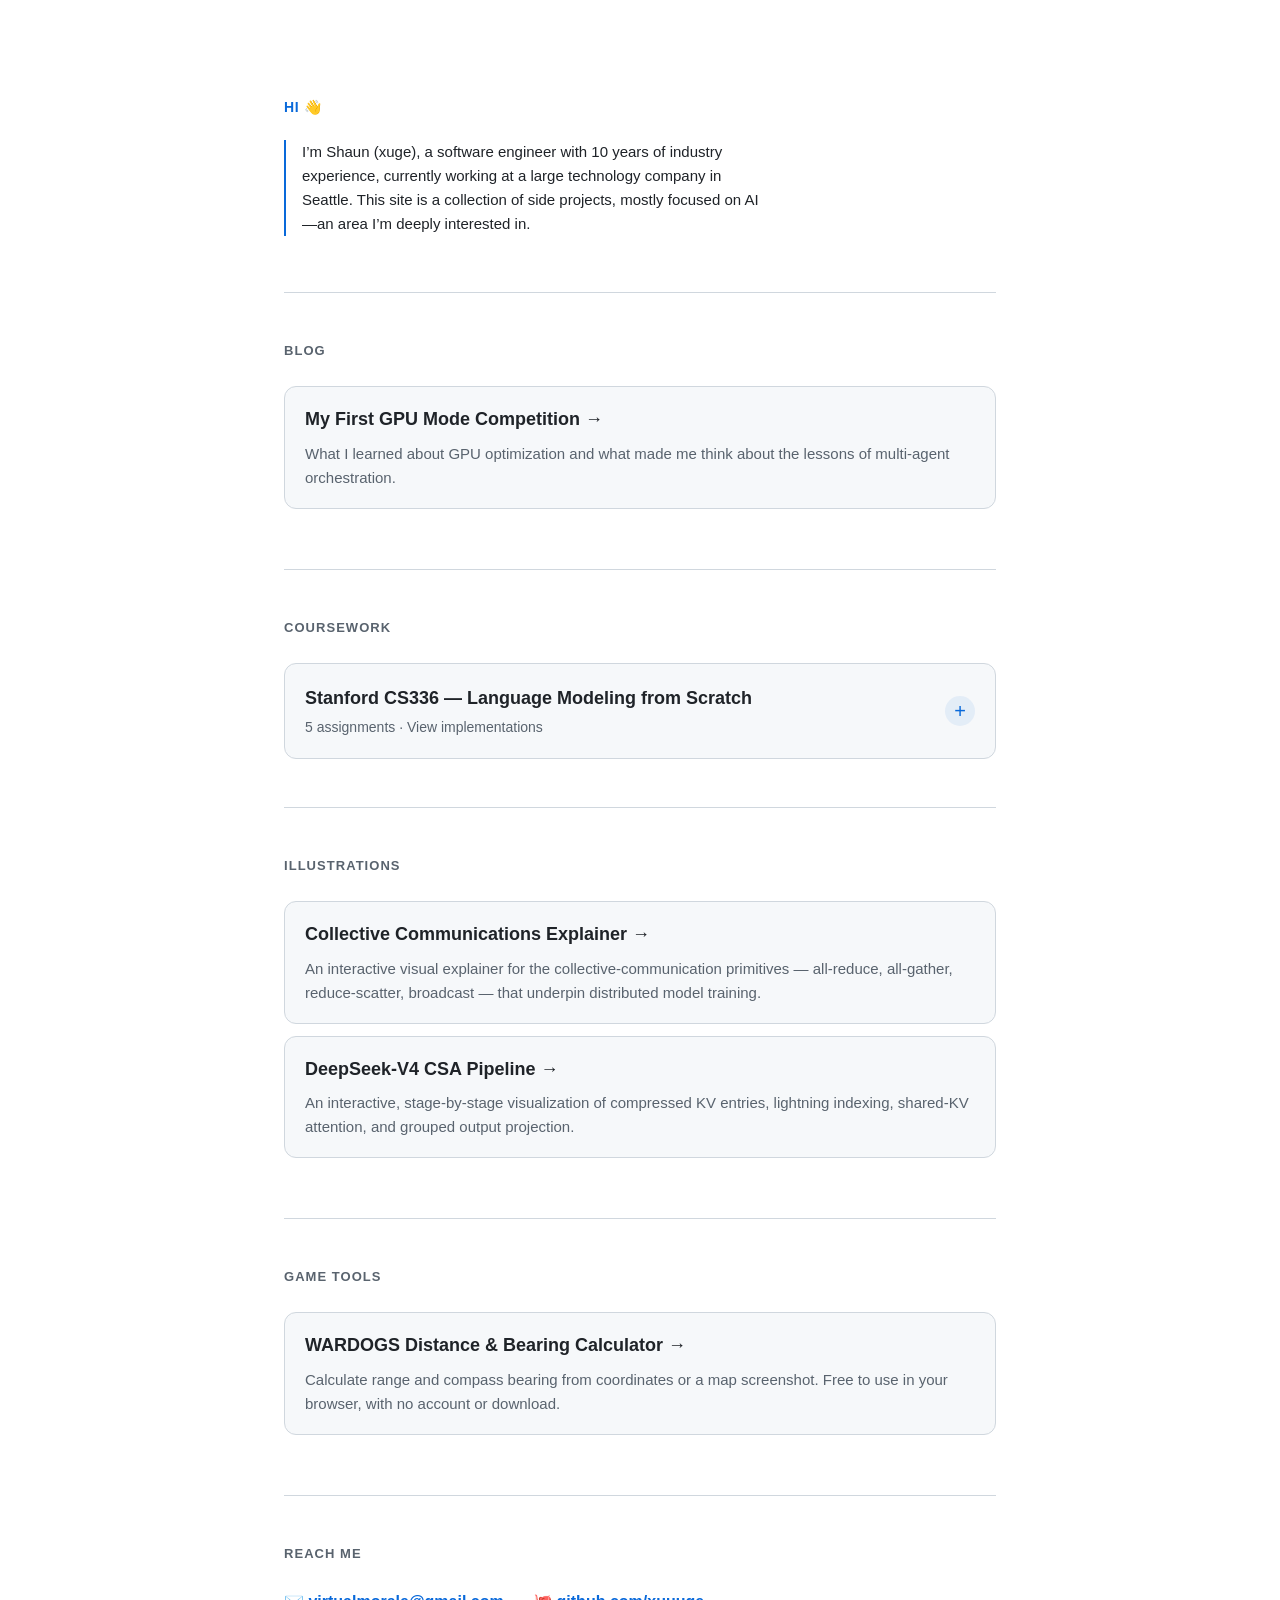
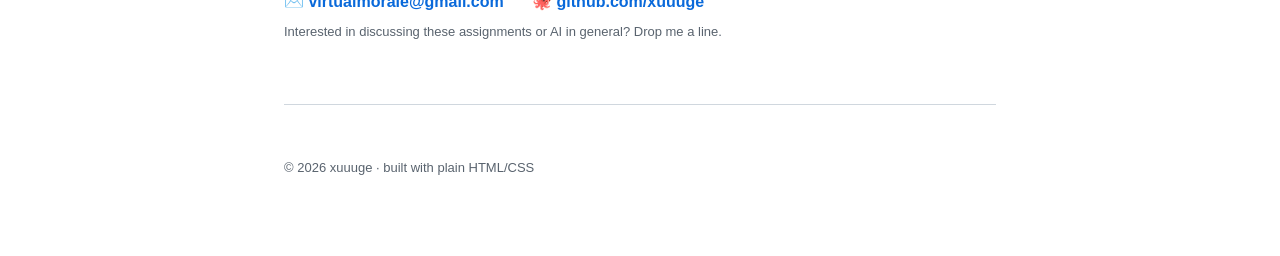
<file: index.html>
<!DOCTYPE html>
<html lang="en">
<head>
<meta charset="UTF-8" />
<meta name="viewport" content="width=device-width, initial-scale=1.0" />
<title>xuuuge</title>
<meta name="description" content="Shaun (xuge)’s personal blog and side projects." />
<style>
  :root {
    --bg: #0d1117;
    --bg-card: #161b22;
    --border: #30363d;
    --text: #e6edf3;
    --muted: #9198a1;
    --accent: #58a6ff;
    --accent-soft: rgba(88,166,255,0.12);
    --tag: #1f6feb;
  }
  @media (prefers-color-scheme: light) {
    :root {
      --bg: #ffffff;
      --bg-card: #f6f8fa;
      --border: #d0d7de;
      --text: #1f2328;
      --muted: #59636e;
      --accent: #0969da;
      --accent-soft: rgba(9,105,218,0.08);
      --tag: #0969da;
    }
  }
  * { box-sizing: border-box; }
  html { scroll-behavior: smooth; }
  body {
    margin: 0;
    background: var(--bg);
    color: var(--text);
    font-family: -apple-system, BlinkMacSystemFont, "Segoe UI", Helvetica, Arial, sans-serif;
    line-height: 1.6;
    -webkit-font-smoothing: antialiased;
  }
  .wrap { max-width: 760px; margin: 0 auto; padding: 0 24px; }

  header {
    padding: 96px 0 56px;
    border-bottom: 1px solid var(--border);
  }
  .hi { font-size: 14px; color: var(--accent); font-weight: 600; letter-spacing: .04em; text-transform: uppercase; margin: 0 0 12px; }
  h1 { font-size: clamp(34px, 6vw, 52px); line-height: 1.1; margin: 0 0 18px; font-weight: 800; letter-spacing: -0.02em; }
  .bio {
    margin: 22px 0 0;
    padding-left: 16px;
    max-width: 58ch;
    color: var(--text);
    font-size: 15px;
    border-left: 2px solid var(--accent);
  }

  section { padding: 48px 0; border-bottom: 1px solid var(--border); }
  h2 { font-size: 13px; text-transform: uppercase; letter-spacing: .08em; color: var(--muted); margin: 0 0 24px; font-weight: 700; }

  .note { color: var(--muted); font-size: 15px; margin: -8px 0 24px; }

  .card {
    display: block;
    text-decoration: none;
    color: inherit;
    background: var(--bg-card);
    border: 1px solid var(--border);
    border-radius: 12px;
    padding: 18px 20px;
    margin-bottom: 12px;
    transition: border-color .15s ease, transform .15s ease;
  }
  .card:hover { border-color: var(--accent); transform: translateY(-2px); }
  .card-top { display: flex; align-items: baseline; gap: 10px; flex-wrap: wrap; }
  .card-title { font-weight: 700; font-size: 17px; }
  .num { color: var(--accent); font-variant-numeric: tabular-nums; font-weight: 800; }
  .topics { color: var(--text); font-size: 14px; margin: 6px 0 0; }
  .status { color: var(--muted); font-size: 13px; margin: 8px 0 0; }
  .status b { color: var(--text); font-weight: 600; }

  .course {
    background: var(--bg-card);
    border: 1px solid var(--border);
    border-radius: 12px;
    overflow: hidden;
    transition: border-color .15s ease;
  }
  .course:hover,
  .course[open] { border-color: var(--accent); }
  .course summary {
    display: flex;
    align-items: center;
    gap: 16px;
    padding: 20px;
    cursor: pointer;
    list-style: none;
    user-select: none;
  }
  .course summary::-webkit-details-marker { display: none; }
  .course-summary { flex: 1; min-width: 0; }
  .course-title { display: block; font-size: 18px; font-weight: 700; }
  .course-meta { display: block; color: var(--muted); font-size: 14px; margin-top: 3px; }
  .course-toggle {
    width: 30px;
    height: 30px;
    display: grid;
    place-items: center;
    flex: 0 0 auto;
    color: var(--accent);
    background: var(--accent-soft);
    border-radius: 50%;
    font-size: 20px;
    line-height: 1;
    transition: transform .2s ease;
  }
  .course[open] .course-toggle { transform: rotate(45deg); }
  .course-content {
    padding: 0 20px 20px;
    border-top: 1px solid var(--border);
  }
  .course .note { margin: 16px 0; }
  .assignment {
    display: grid;
    grid-template-columns: 28px minmax(0, 1fr) auto;
    align-items: center;
    gap: 12px;
    padding: 14px 0;
    color: inherit;
    text-decoration: none;
    border-top: 1px solid var(--border);
  }
  .assignment:hover .assignment-title { color: var(--accent); }
  .assignment-copy { min-width: 0; }
  .assignment-title { font-weight: 700; transition: color .15s ease; }
  .assignment .topics,
  .assignment .status { display: block; }
  .assignment .topics { color: var(--muted); margin-top: 2px; }
  .assignment-arrow { color: var(--accent); font-size: 18px; }

  .project .card-title,
  .blog .card-title { font-size: 18px; }
  .project p,
  .blog p { margin: 8px 0 0; color: var(--muted); font-size: 15px; }

  .contact a {
    display: inline-flex; align-items: center; gap: 8px;
    color: var(--accent); text-decoration: none; font-weight: 600;
    margin-right: 24px;
  }
  .contact a:hover { text-decoration: underline; }

  footer { padding: 40px 0 64px; color: var(--muted); font-size: 13px; }
  .disclaimer { font-size: 13px; color: var(--muted); margin-top: 8px; }

  @media (max-width: 520px) {
    .course summary { padding: 18px; }
    .course-content { padding: 0 18px 18px; }
    .assignment { grid-template-columns: 24px minmax(0, 1fr) auto; gap: 10px; }
  }
</style>
</head>
<body>
  <div class="wrap">

    <header>
      <p class="hi">Hi 👋</p>
      <p class="bio">I’m Shaun (xuge), a software engineer with 10 years of industry experience, currently working at a large technology company in Seattle. This site is a collection of side projects, mostly focused on AI—an area I’m deeply interested in.</p>
    </header>

    <section class="blog">
      <h2>Blog</h2>
      <a class="card" href="./gpu-mode-first-competition.html">
        <div class="card-top"><span class="card-title">My First GPU Mode Competition →</span></div>
        <p>What I learned about GPU optimization and what made me think about the lessons of multi-agent orchestration.</p>
      </a>
    </section>

    <section>
      <h2>Coursework</h2>
      <details class="course">
        <summary>
          <span class="course-summary">
            <span class="course-title">Stanford CS336 — Language Modeling from Scratch</span>
            <span class="course-meta">5 assignments · View implementations</span>
          </span>
          <span class="course-toggle" aria-hidden="true">+</span>
        </summary>

        <div class="course-content">
          <p class="note">My implementations. Each repo opens with a note on authorship; some parts are unfinished due to GPU (B200) constraints. Please don't copy/paste these for coursework — happy to discuss the ideas though.</p>

          <a class="assignment" href="https://github.com/xuuuge/cs336">
            <span class="num">01</span>
            <span class="assignment-copy">
              <span class="assignment-title">Basics</span>
              <span class="topics">BPE tokenizer, Transformer LM, training loop &amp; optimizer from scratch.</span>
              <span class="status"><b>Status:</b> Leaderboard / B200 training not done.</span>
            </span>
            <span class="assignment-arrow" aria-hidden="true">→</span>
          </a>

          <a class="assignment" href="https://github.com/xuuuge/assignment2-systems">
            <span class="num">02</span>
            <span class="assignment-copy">
              <span class="assignment-title">Systems</span>
              <span class="topics">Profiling, Triton / FlashAttention, distributed training, FSDP.</span>
              <span class="status"><b>Status:</b> Memory analysis on small models only; B200 work (FSDP, FlashAttention, etc.) skipped.</span>
            </span>
            <span class="assignment-arrow" aria-hidden="true">→</span>
          </a>

          <a class="assignment" href="https://github.com/xuuuge/assignment3-scaling">
            <span class="num">03</span>
            <span class="assignment-copy">
              <span class="assignment-title">Scaling</span>
              <span class="topics">Scaling laws and compute-optimal model design.</span>
              <span class="status"><b>Status:</b> Plan laid out; scaling law not verified due to B200 constraints.</span>
            </span>
            <span class="assignment-arrow" aria-hidden="true">→</span>
          </a>

          <a class="assignment" href="https://github.com/xuuuge/assignment4-data">
            <span class="num">04</span>
            <span class="assignment-copy">
              <span class="assignment-title">Data</span>
              <span class="topics">Data filtering, quality classification, deduplication.</span>
              <span class="status"><b>Status:</b> Model not trained on B200.</span>
            </span>
            <span class="assignment-arrow" aria-hidden="true">→</span>
          </a>

          <a class="assignment" href="https://github.com/xuuuge/assignment5-alignment">
            <span class="num">05</span>
            <span class="assignment-copy">
              <span class="assignment-title">Alignment</span>
              <span class="topics">SFT, DPO / GRPO, RLHF.</span>
              <span class="status"><b>Status:</b> GRPO, etc. not run on B200.</span>
            </span>
            <span class="assignment-arrow" aria-hidden="true">→</span>
          </a>
        </div>
      </details>
    </section>

    <section class="project">
      <h2>Illustrations</h2>
      <a class="card" href="https://xuuuge.github.io/collective-comms-explainer/">
        <div class="card-top"><span class="card-title">Collective Communications Explainer →</span></div>
        <p>An interactive visual explainer for the collective-communication primitives — all-reduce, all-gather, reduce-scatter, broadcast — that underpin distributed model training.</p>
      </a>
      <a class="card" href="https://xuuuge.github.io/collective-comms-explainer/csa-pipeline.html">
        <div class="card-top"><span class="card-title">DeepSeek-V4 CSA Pipeline →</span></div>
        <p>An interactive, stage-by-stage visualization of compressed KV entries, lightning indexing, shared-KV attention, and grouped output projection.</p>
      </a>
    </section>

    <section class="project">
      <h2>Game tools</h2>
      <a class="card" href="./wardogs/">
        <div class="card-top"><span class="card-title">WARDOGS Distance &amp; Bearing Calculator →</span></div>
        <p>Calculate range and compass bearing from coordinates or a map screenshot. Free to use in your browser, with no account or download.</p>
      </a>
    </section>

    <section class="contact">
      <h2>Reach me</h2>
      <a href="mailto:virtualmorale@gmail.com">✉️ virtualmorale@gmail.com</a>
      <a href="https://github.com/xuuuge">🐙 github.com/xuuuge</a>
      <p class="disclaimer">Interested in discussing these assignments or AI in general? Drop me a line.</p>
    </section>

    <footer>
      <p>© <span id="y"></span> xuuuge · built with plain HTML/CSS</p>
    </footer>

  </div>
  <script>document.getElementById('y').textContent = new Date().getFullYear();</script>
</body>
</html>
</file>
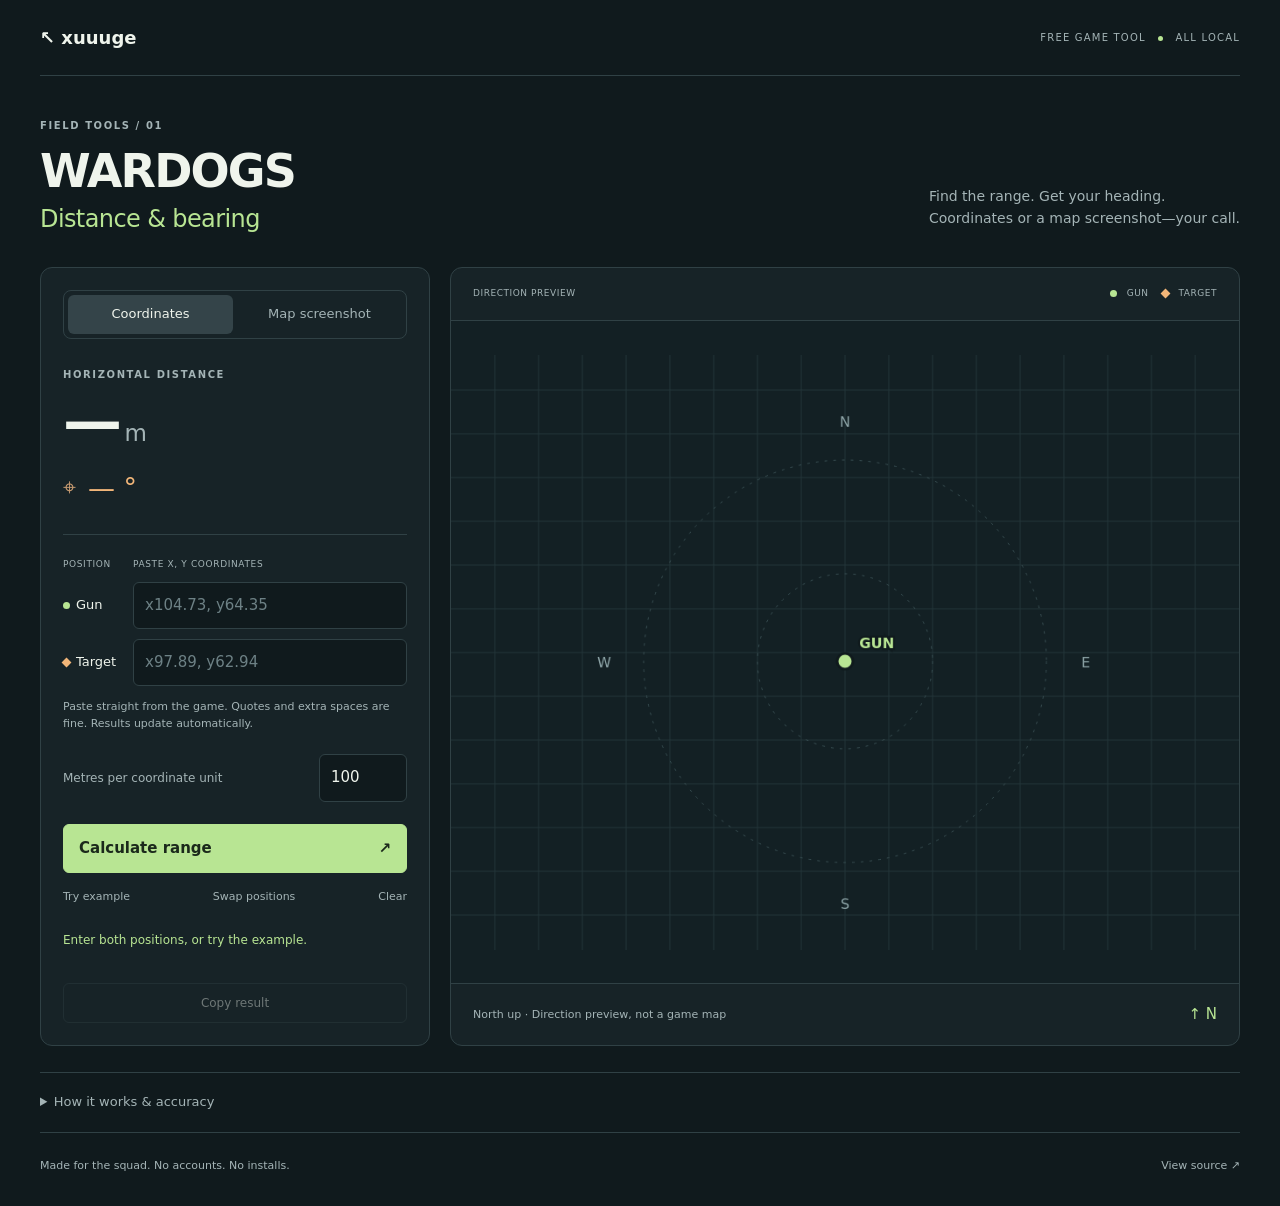
<file: wardogs/index.html>
<!doctype html>
<html lang="en">
<head>
  <meta charset="utf-8">
  <meta name="viewport" content="width=device-width,initial-scale=1">
  <meta name="theme-color" content="#101a1d">
  <meta name="description" content="Free WARDOGS distance and compass bearing calculator. Enter coordinates or pick points on a map screenshot. No download or account needed.">
  <title>WARDOGS · Distance & bearing</title>
  <link rel="stylesheet" href="style.css?v=2">
  <script type="module" src="app.mjs?v=2"></script>
</head>
<body>
<div class="shell">
  <nav><a href="../">↖ xuuuge</a><span>FREE GAME TOOL <i></i> ALL LOCAL</span></nav>
  <header><div><p class="eyebrow">FIELD TOOLS / 01</p><h1>WARDOGS<span>Distance & bearing</span></h1></div><p class="intro">Find the range. Get your heading.<br>Coordinates or a map screenshot—your call.</p></header>
  <main>
    <section class="panel calculator" aria-label="Calculator">
      <div class="tabs" role="group" aria-label="Input method"><button id="coords-tab" aria-pressed="true">Coordinates</button><button id="map-tab" aria-pressed="false">Map screenshot</button></div>
      <div class="result" aria-live="polite" aria-atomic="true"><p class="eyebrow" id="result-source">HORIZONTAL DISTANCE</p><div class="distance"><span id="distance">—</span><span class="unit"> m</span></div><div class="heading"><span class="crosshair">⌖</span><span id="bearing">— °</span><span id="direction"></span></div></div>
      <div id="coords-controls">
        <form id="coordinates" novalidate>
          <div class="coordinate-head pair-row"><span>POSITION</span><span>PASTE X, Y COORDINATES</span></div>
          <div class="coordinate-row pair-row"><label for="gun-coords" class="point-label"><i class="gun-dot"></i>Gun</label><input id="gun-coords" type="text" aria-label="Gun coordinates" aria-describedby="paste-hint" placeholder="x104.73, y64.35" autocomplete="off" spellcheck="false" required></div>
          <div class="coordinate-row pair-row"><label for="target-coords" class="point-label"><i class="target-dot"></i>Target</label><input id="target-coords" type="text" aria-label="Target coordinates" aria-describedby="paste-hint" placeholder="x97.89, y62.94" autocomplete="off" spellcheck="false" required></div>
          <p class="hint" id="paste-hint">Paste straight from the game. Quotes and extra spaces are fine. Results update automatically.</p>
          <div class="scale-row"><label for="scale">Metres per coordinate unit</label><input id="scale" type="number" step="any" min="0.000001" value="100" required></div>
          <button class="primary" type="submit">Calculate range <span>↗</span></button>
        </form>
        <div class="small-actions"><button id="example">Try example</button><button id="swap">Swap positions</button><button id="clear">Clear</button></div>
      </div>
      <div id="map-controls" hidden>
        <ol><li>Load or paste a <b>north-up</b> map screenshot.</li><li>Calibrate a grid interval of known length.</li><li>Pick your gun, then your target.</li></ol>
        <label class="file-button" for="image-file">＋ Load map screenshot<input id="image-file" type="file" accept="image/png,image/jpeg,image/webp,image/bmp"></label>
        <p class="hint">Or paste an image with Ctrl/Cmd + V. The image stays on your device.</p>
        <div class="scale-row"><label for="known">Known grid span (metres)</label><input id="known" type="number" step="any" min="0.000001" value="100"></div>
        <div class="map-actions"><button id="calibrate" disabled>1 · Calibrate</button><button id="pick-gun" disabled>2 · Gun</button><button id="pick-target" disabled>3 · Target</button></div>
        <p class="hint" id="calibration">Recalibrate for every new screenshot or map zoom.</p>
      </div>
      <p id="status" role="status">Enter both positions, or try the example.</p>
      <button id="copy" class="copy" disabled>Copy result</button>
    </section>
    <section class="panel visual-panel" aria-label="Map and direction preview">
      <div class="visual-header"><span id="view-label">DIRECTION PREVIEW</span><span><i class="gun-dot"></i> GUN <i class="target-dot"></i> TARGET</span></div>
      <div id="plot-area"><canvas id="plot" width="900" height="680" aria-label="Direction preview. Exact distance and bearing are displayed in the calculator."></canvas><div id="empty-map" hidden><span>＋</span><h2>Your map goes here</h2><p>Load a screenshot, calibrate the scale,<br>then select two positions.</p></div></div>
      <div class="visual-footer"><span id="visual-hint">North up · Direction preview, not a game map</span><span class="north">↑ N</span></div>
    </section>
  </main>
  <details><summary>How it works & accuracy</summary><div class="explanation"><p><b>Distance</b> = √(ΔX² + ΔY²) × metres per unit. The default scale of 100 reproduces the reference example: (104.73, 64.35) → (100.35, 59.50) gives <b>653.51 m / 222.08°</b>. Check the scale against your game map.</p><p><b>Bearing</b> runs clockwise from north: 0° N, 90° E, 180° S, 270° W. X increases east; Y increases north. Map screenshots must be north-up and uniformly scaled. Click accuracy limits precision; zoom your screenshot in the browser if needed.</p><p>This calculates horizontal distance and compass bearing, not firing elevation, shell trajectory or terrain height. It does not automatically read coordinates from the game. Independently recreated from <a href="https://www.bilibili.com/opus/1247800557722140678" target="_blank" rel="noopener noreferrer">this reference</a>; not affiliated with WARDOGS.</p></div></details>
  <footer><span>Made for the squad. No accounts. No installs.</span><a href="https://github.com/xuuuge/xuuuge.github.io/tree/main/wardogs">View source ↗</a></footer>
</div>
<noscript>This calculator needs JavaScript enabled. It runs entirely in your browser.</noscript>
</body>
</html>
</file>
<file: wardogs/style.css>
:root{color-scheme:dark;--bg:#101a1d;--panel:#172327;--border:#304145;--text:#eff4ec;--muted:#a4b4b6;--green:#b8e593;--orange:#f2b679}*{box-sizing:border-box}body{margin:0;background:var(--bg);color:var(--text);font:15px/1.55 system-ui,-apple-system,"Segoe UI",sans-serif}button,input{font:inherit}button,a,input,label.file-button{-webkit-tap-highlight-color:transparent}button{cursor:pointer}button:disabled{opacity:.4;cursor:not-allowed}button,input,.file-button{border:1px solid var(--border);border-radius:6px}button{color:var(--text);background:#233438;padding:10px 14px}button:hover:not(:disabled){border-color:var(--green)}button:focus-visible,a:focus-visible,input:focus-visible,.file-button:focus-within,summary:focus-visible,canvas:focus-visible{outline:2px solid var(--green);outline-offset:4px}input{width:100%;min-width:0;background:#101a1d;color:var(--text);padding:11px;font-variant-numeric:tabular-nums}input::placeholder{color:#6d8185}a{color:var(--muted);text-decoration:none}a:hover{color:var(--green)}.shell{max-width:1320px;margin:auto;padding:0 40px}nav{height:76px;display:flex;justify-content:space-between;align-items:center;border-bottom:1px solid var(--border)}nav a{font-weight:650;font-size:18px;color:var(--text)}nav span{color:var(--muted);font-size:10px;letter-spacing:.12em}nav i{display:inline-block;width:5px;height:5px;border-radius:50%;background:var(--green);margin:0 8px}header{padding:42px 0 35px;display:flex;align-items:end;justify-content:space-between;gap:24px}.eyebrow{font-size:10px;font-weight:650;letter-spacing:.16em;color:var(--muted);margin:0 0 12px}h1{font-size:46px;letter-spacing:-.04em;line-height:1.1;margin:0}h1 span{display:block;font-weight:450;font-size:24px;letter-spacing:-.025em;color:var(--green);margin-top:10px}.intro{color:var(--muted);margin:0 0 3px;font-size:14px}main{display:grid;grid-template-columns:390px minmax(0,1fr);gap:20px;align-items:stretch}.panel{background:var(--panel);border:1px solid var(--border);border-radius:12px;overflow:hidden}.calculator{padding:22px}.tabs{display:flex;padding:4px;border:1px solid var(--border);border-radius:8px;gap:4px}.tabs button{flex:1;border:0;background:transparent;font-size:13px;padding:9px 5px;color:var(--muted)}.tabs button[aria-pressed=true]{background:#344449;color:var(--text)}.result{padding:28px 0 25px;border-bottom:1px solid var(--border);margin-bottom:23px}.result .eyebrow{margin-bottom:2px}.distance{font-size:clamp(38px,4.7vw,59px);font-weight:600;line-height:1.25;letter-spacing:-.04em;font-variant-numeric:tabular-nums;overflow-wrap:anywhere}.unit{color:var(--muted);font-size:23px;font-weight:400}.heading{display:flex;align-items:center;gap:12px;color:var(--orange);font-size:27px;font-variant-numeric:tabular-nums;margin-top:9px}.crosshair{font-size:23px;color:#c89c72}#direction{font-size:12px;border:1px solid #60503d;padding:2px 8px;border-radius:4px}#direction:empty{display:none}.coordinate-head,.coordinate-row{display:grid;grid-template-columns:66px minmax(0,1fr) minmax(0,1fr);gap:12px;align-items:center}.coordinate-head{font-size:9px;letter-spacing:.07em;color:var(--muted);margin-bottom:9px}.coordinate-row{margin:10px 0}.point-label{font-size:13px;white-space:nowrap}i.gun-dot,i.target-dot{display:inline-block;width:7px;height:7px;margin-right:6px;vertical-align:middle}i.gun-dot{background:var(--green);border-radius:50%}i.target-dot{background:var(--orange);transform:rotate(45deg)}.scale-row{display:flex;align-items:center;justify-content:space-between;gap:16px;margin:22px 0}.scale-row label{color:var(--muted);font-size:12px}.scale-row input{width:88px;flex-shrink:0}.primary{display:flex;justify-content:space-between;width:100%;background:var(--green);color:#1b291b;font-weight:650;border-color:var(--green);padding:12px 15px}.small-actions{display:flex;justify-content:space-between;gap:8px;margin-top:9px}.small-actions button{font-size:11px;padding:6px 0;color:var(--muted);border:0;background:none}.copy{width:100%;font-size:12px;background:transparent}#status{color:var(--green);min-height:40px;font-size:12px;margin:20px 0 12px}#status.error{color:var(--orange)}.visual-panel{display:flex;flex-direction:column;min-width:0}.visual-header,.visual-footer{display:flex;justify-content:space-between;align-items:center;gap:16px;padding:19px 22px;color:var(--muted);font-size:9px;letter-spacing:.06em}.visual-header{border-bottom:1px solid var(--border)}.visual-header i{margin-left:10px}#plot-area{position:relative;flex:1;display:flex;align-items:center;justify-content:center;min-height:400px;background:#132024}canvas{display:block;width:100%;height:auto;max-height:720px;object-fit:contain;touch-action:manipulation}canvas.picking{cursor:crosshair}canvas[hidden]{display:none}.visual-footer{border-top:1px solid var(--border);font-size:11px;letter-spacing:0}.north{font-size:15px;color:var(--green);white-space:nowrap}#empty-map{position:absolute;text-align:center;color:var(--muted);padding:24px}#empty-map>span{font-size:40px;color:var(--green)}#empty-map h2{font-size:21px;font-weight:500;color:var(--text)}#empty-map p{font-size:13px}.hint{color:var(--muted);font-size:11px;margin:12px 0}.file-button{display:block;position:relative;background:#293b3f;padding:12px 8px;text-align:center;cursor:pointer;font-size:13px}.file-button input{position:absolute;width:1px;height:1px;opacity:0;inset:0}ol{padding-left:18px;color:var(--muted);font-size:12px;margin:0 0 22px}li{padding:4px 0}.map-actions{display:flex;gap:6px}.map-actions button{font-size:11px;padding:10px 7px;flex:1}.map-actions button.active{border-color:var(--green);color:var(--green)}details{margin-top:26px;border-block:1px solid var(--border);padding:19px 0}summary{cursor:pointer;color:var(--muted);font-size:13px}.explanation{display:grid;grid-template-columns:repeat(3,1fr);gap:28px;font-size:12px;color:var(--muted)}.explanation b{color:var(--text)}.explanation a{text-decoration:underline}footer{padding:24px 0 32px;display:flex;justify-content:space-between;gap:20px;color:var(--muted);font-size:11px}[hidden]{display:none!important}@media(min-width:1500px){.shell{padding-top:20px}}@media(max-width:850px){.shell{padding:0 22px}header{padding:30px 0}.intro{display:none}main{grid-template-columns:minmax(300px,360px) minmax(0,1fr)}.visual-header{flex-wrap:wrap}.visual-header span:last-child{display:none}.calculator{padding:18px}.explanation{grid-template-columns:1fr;gap:0}}@media(max-width:660px){.shell{padding:0 16px}nav{height:60px}nav span{font-size:8px}h1{font-size:38px}h1 span{font-size:21px}main{grid-template-columns:1fr;gap:16px}.calculator{padding:20px}.distance{font-size:54px}.visual-panel{min-height:320px}#plot-area{min-height:280px}canvas{max-height:480px}.visual-header span:last-child{display:block}footer{flex-wrap:wrap}header{padding:26px 0}.result{padding-top:23px}}
.coordinate-head.pair-row,.coordinate-row.pair-row{grid-template-columns:58px minmax(0,1fr)}
</file>
